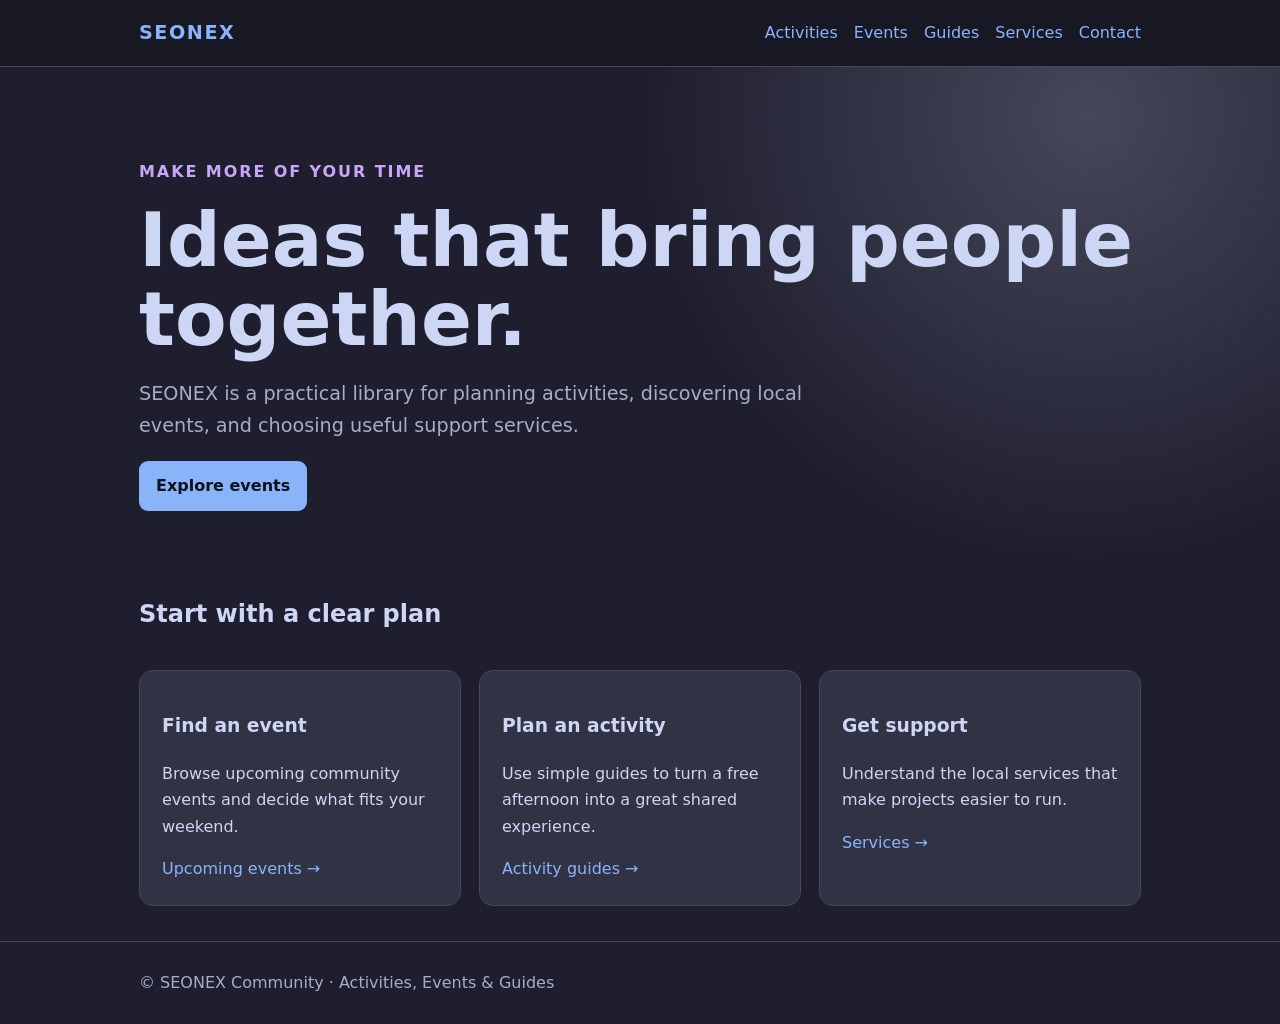
<file: website/index.html>
<!-- <!doctype html><html lang="en"><head><meta charset="utf-8"><meta name="viewport" content="width=device-width,initial-scale=1"><title>Brightside Activities & Events</title><meta name="description" content="Guides, events, and practical activities for curious local communities."><link rel="canonical" href="http://localhost:8000/"><link rel="stylesheet" href="assets/style.css"></head><body><header><div class="shell"><nav><a class="brand" href="index.html">BRIGHTSIDE</a><ul><li><a href="activities.html">Activities</a></li><li><a href="events.html">Events</a></li><li><a href="guides.html">Guides</a></li><li><a href="services.html">Services</a></li><li><a href="contact.html">Contact</a></li>
          <li><a href="ai-analyzer.html">AI SEO Analyzer</a></li></ul></nav></div></header><section class="hero"><div class="shell"><p class="eyebrow">Make more of your time</p><h1>Ideas that bring people together.</h1><p class="lead">Brightside is a practical library for planning activities, discovering local events, and choosing useful support services.</p><a class="button" href="events.html">Explore events</a></div></section><main class="shell"><h2>Start with a clear plan</h2><div class="grid"><article class="card"><h3>Find an event</h3><p>Browse upcoming community events and decide what fits your weekend.</p><a href="upcoming-events.html">Upcoming events →</a></article><article class="card"><h3>Plan an activity</h3><p>Use simple guides to turn a free afternoon into a great shared experience.</p><a href="activity-guides.html">Activity guides →</a></article><article class="card"><h3>Get support</h3><p>Understand the local services that make projects easier to run.</p><a href="services.html">Services →</a></article></div></main><footer><div class="shell">© Brightside Community · Original demonstration site for SEONEX</div></footer></body></html> -->

<!doctype html>
<html lang="en">
<head>
  <meta charset="utf-8">
  <meta name="viewport" content="width=device-width, initial-scale=1">

  <title>SEONEX Activities & Events</title>

  <meta
    name="description"
    content="Guides, events, and practical activities for curious local communities."
  >

  <link
    rel="canonical"
    href="https://seonex2026.github.io/seonex/"
  >

  <link rel="stylesheet" href="assets/style.css">
</head>

<body>

  <header>
    <div class="shell">
      <nav>
        <a class="brand" href="index.html">SEONEX</a>

        <ul>
          <li><a href="activities.html">Activities</a></li>
          <li><a href="events.html">Events</a></li>
          <li><a href="guides.html">Guides</a></li>
          <li><a href="services.html">Services</a></li>
          <li><a href="contact.html">Contact</a></li>
        </ul>
      </nav>
    </div>
  </header>

  <section class="hero">
    <div class="shell">
      <p class="eyebrow">Make more of your time</p>

      <h1>Ideas that bring people together.</h1>

      <p class="lead">
        SEONEX is a practical library for planning activities,
        discovering local events, and choosing useful support services.
      </p>

      <a class="button" href="events.html">
        Explore events
      </a>
    </div>
  </section>

  <main class="shell">
    <h2>Start with a clear plan</h2>

    <div class="grid">

      <article class="card">
        <h3>Find an event</h3>

        <p>
          Browse upcoming community events and decide
          what fits your weekend.
        </p>

        <a href="upcoming-events.html">
          Upcoming events →
        </a>
      </article>

      <article class="card">
        <h3>Plan an activity</h3>

        <p>
          Use simple guides to turn a free afternoon
          into a great shared experience.
        </p>

        <a href="activity-guides.html">
          Activity guides →
        </a>
      </article>

      <article class="card">
        <h3>Get support</h3>

        <p>
          Understand the local services that make
          projects easier to run.
        </p>

        <a href="services.html">
          Services →
        </a>
      </article>

    </div>
  </main>

  <footer>
    <div class="shell">
      © SEONEX Community · Activities, Events & Guides
    </div>
  </footer>

</body>
</html>
</file>
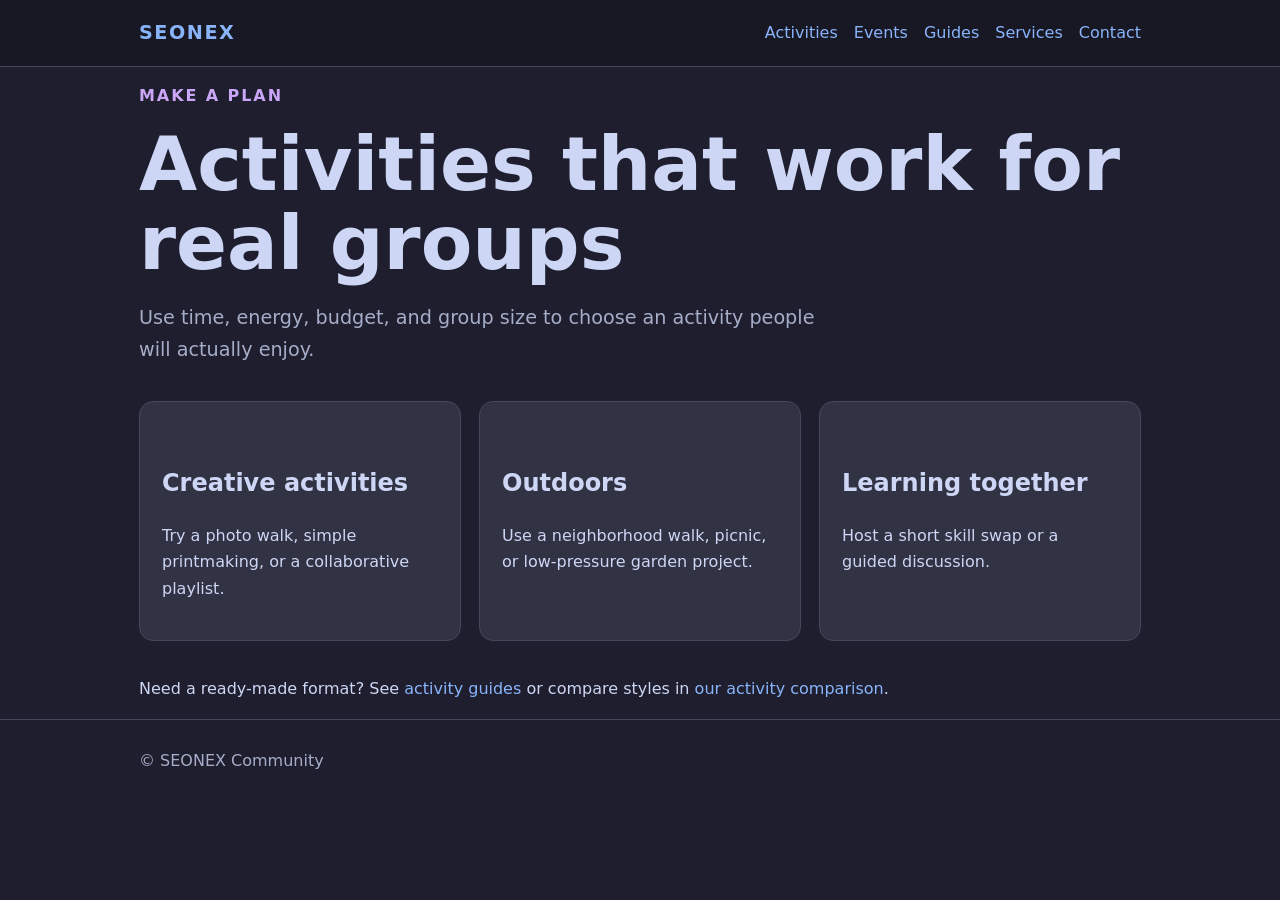
<file: website/activities.html>
<!-- <!doctype html><html lang="en"><head><meta charset="utf-8"><meta name="viewport" content="width=device-width,initial-scale=1"><title>Activities for Groups and Weekends | Brightside</title><meta name="description" content="Find approachable group activities for weekends, teams and local communities."><link rel="canonical" href="http://localhost:8000/activities.html"><link rel="stylesheet" href="assets/style.css"></head><body><header><div class="shell"><nav><a class="brand" href="index.html">BRIGHTSIDE</a><ul><li><a href="activities.html">Activities</a></li><li><a href="events.html">Events</a></li><li><a href="guides.html">Guides</a></li><li><a href="services.html">Services</a></li><li><a href="contact.html">Contact</a></li>
          <li><a href="ai-analyzer.html">AI SEO Analyzer</a></li></ul></nav></div></header><main class="shell"><p class="eyebrow">Make a plan</p><h1>Activities that work for real groups</h1><p class="lead">Use time, energy, budget, and group size to choose an activity people will actually enjoy.</p><div class="grid"><article class="card"><h2>Creative activities</h2><p>Try a photo walk, simple printmaking, or a collaborative playlist.</p></article><article class="card"><h2>Outdoors</h2><p>Use a neighborhood walk, picnic, or low-pressure garden project.</p></article><article class="card"><h2>Learning together</h2><p>Host a short skill swap or a guided discussion.</p></article></div><p>Need a ready-made format? See <a href="activity-guides.html">activity guides</a> or compare styles in <a href="activity-comparison.html">our activity comparison</a>.</p></main><footer><div class="shell">Brightside Community</div></footer></body></html> -->


<!doctype html>
<html lang="en">
<head>
  <meta charset="utf-8">
  <meta name="viewport" content="width=device-width, initial-scale=1">

  <title>Activities for Groups and Weekends | SEONEX</title>

  <meta
    name="description"
    content="Find approachable group activities for weekends, teams and local communities."
  >

  <link
    rel="canonical"
    href="https://seonex2026.github.io/seonex/activities.html"
  >

  <link rel="stylesheet" href="assets/style.css">
</head>

<body>

  <header>
    <div class="shell">
      <nav>
        <a class="brand" href="index.html">SEONEX</a>

        <ul>
          <li><a href="activities.html">Activities</a></li>
          <li><a href="events.html">Events</a></li>
          <li><a href="guides.html">Guides</a></li>
          <li><a href="services.html">Services</a></li>
          <li><a href="contact.html">Contact</a></li>
        </ul>
      </nav>
    </div>
  </header>

  <main class="shell">

    <p class="eyebrow">Make a plan</p>

    <h1>Activities that work for real groups</h1>

    <p class="lead">
      Use time, energy, budget, and group size to choose
      an activity people will actually enjoy.
    </p>

    <div class="grid">

      <article class="card">
        <h2>Creative activities</h2>
        <p>
          Try a photo walk, simple printmaking,
          or a collaborative playlist.
        </p>
      </article>

      <article class="card">
        <h2>Outdoors</h2>
        <p>
          Use a neighborhood walk, picnic,
          or low-pressure garden project.
        </p>
      </article>

      <article class="card">
        <h2>Learning together</h2>
        <p>
          Host a short skill swap
          or a guided discussion.
        </p>
      </article>

    </div>

    <p>
      Need a ready-made format?
      See <a href="activity-guides.html">activity guides</a>
      or compare styles in
      <a href="activity-comparison.html">our activity comparison</a>.
    </p>

  </main>

  <footer>
    <div class="shell">
      © SEONEX Community
    </div>
  </footer>

</body>
</html>
</file>
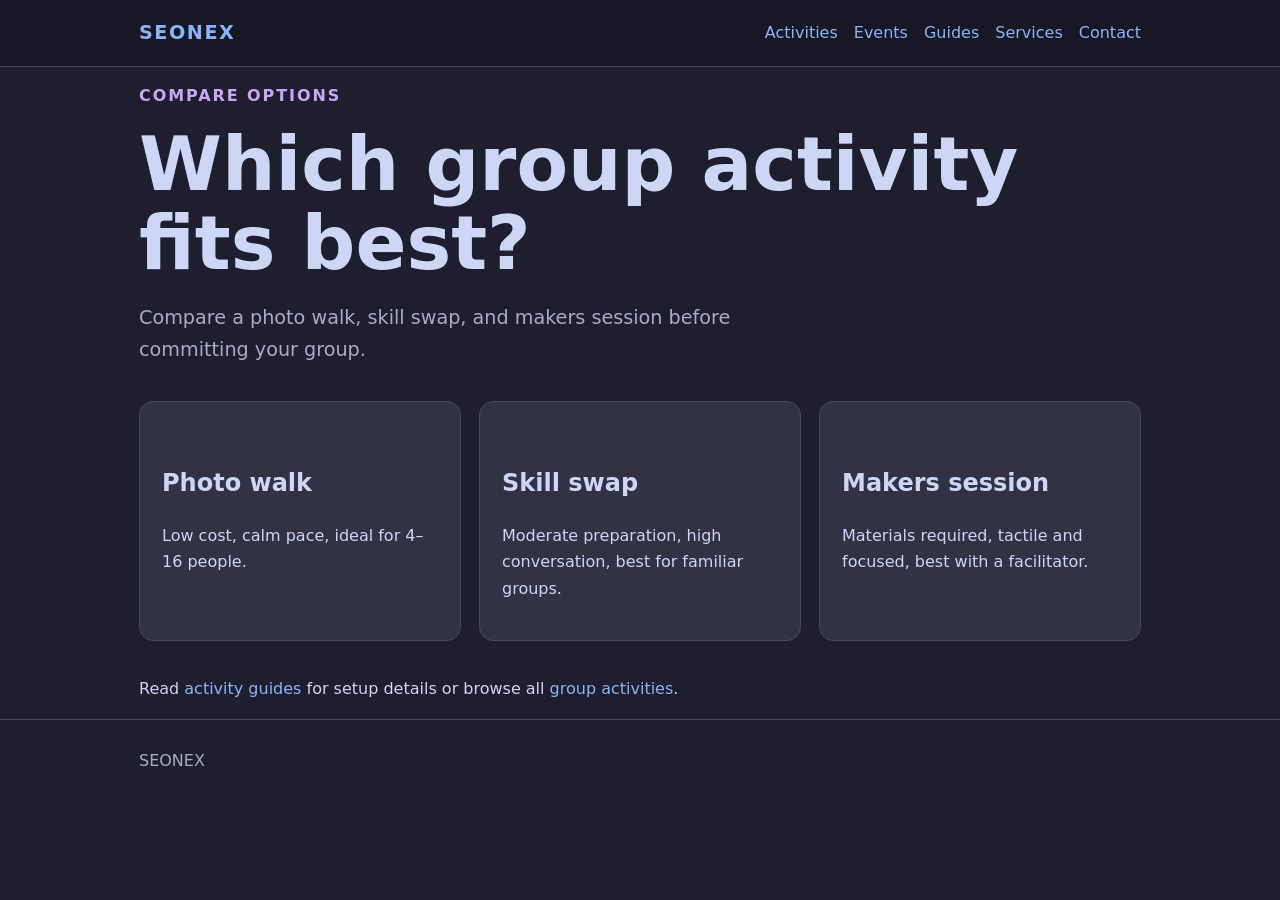
<file: website/activity-comparison.html>
<!-- <!doctype html><html lang="en"><head><meta charset="utf-8"><meta name="viewport" content="width=device-width,initial-scale=1"><title>Compare Group Activity Ideas | Brightside</title><meta name="description" content="Compare creative, outdoor and learning activities by budget, energy and group size."><link rel="canonical" href="http://localhost:8000/activity-comparison.html"><link rel="stylesheet" href="assets/style.css"></head><body><header><div class="shell"><nav><a class="brand" href="index.html">BRIGHTSIDE</a><ul><li><a href="activities.html">Activities</a></li><li><a href="events.html">Events</a></li><li><a href="guides.html">Guides</a></li><li><a href="services.html">Services</a></li><li><a href="contact.html">Contact</a></li>
          <li><a href="ai-analyzer.html">AI SEO Analyzer</a></li></ul></nav></div></header><main class="shell"><p class="eyebrow">Compare options</p><h1>Which group activity fits best?</h1><p class="lead">Compare a photo walk, skill swap, and makers session before committing your group.</p><div class="grid"><article class="card"><h2>Photo walk</h2><p>Low cost, calm pace, ideal for 4–16 people.</p></article><article class="card"><h2>Skill swap</h2><p>Moderate preparation, high conversation, best for familiar groups.</p></article><article class="card"><h2>Makers session</h2><p>Materials required, tactile and focused, best with a facilitator.</p></article></div><p>Read <a href="activity-guides.html">activity guides</a> for setup details or browse all <a href="activities.html">group activities</a>.</p></main><footer><div class="shell">Brightside Community</div></footer></body></html> -->

<!doctype html>
<html lang="en">
<head>
  <meta charset="utf-8">
  <meta name="viewport" content="width=device-width,initial-scale=1">
  <title>Compare Group Activity Ideas | SEONEX</title>
  <meta name="description" content="Compare creative, outdoor and learning activities by budget, energy and group size.">
  <link rel="canonical" href="https://seonex2026.github.io/seonex/activity-comparison.html">
  <link rel="stylesheet" href="assets/style.css">
</head>
<body>
  <header>
    <div class="shell">
      <nav>
        <a class="brand" href="index.html">SEONEX</a>
        <ul>
          <li><a href="activities.html">Activities</a></li>
          <li><a href="events.html">Events</a></li>
          <li><a href="guides.html">Guides</a></li>
          <li><a href="services.html">Services</a></li>
          <li><a href="contact.html">Contact</a></li>
        </ul>
      </nav>
    </div>
  </header>

  <main class="shell">
    <p class="eyebrow">Compare options</p>
    <h1>Which group activity fits best?</h1>
    <p class="lead">
      Compare a photo walk, skill swap, and makers session before
      committing your group.
    </p>

    <div class="grid">
      <article class="card">
        <h2>Photo walk</h2>
        <p>Low cost, calm pace, ideal for 4–16 people.</p>
      </article>

      <article class="card">
        <h2>Skill swap</h2>
        <p>Moderate preparation, high conversation, best for familiar groups.</p>
      </article>

      <article class="card">
        <h2>Makers session</h2>
        <p>Materials required, tactile and focused, best with a facilitator.</p>
      </article>
    </div>

    <p>
      Read <a href="activity-guides.html">activity guides</a> for setup
      details or browse all
      <a href="activities.html">group activities</a>.
    </p>
  </main>

  <footer>
    <div class="shell">SEONEX</div>
  </footer>
</body>
</html>
</file>
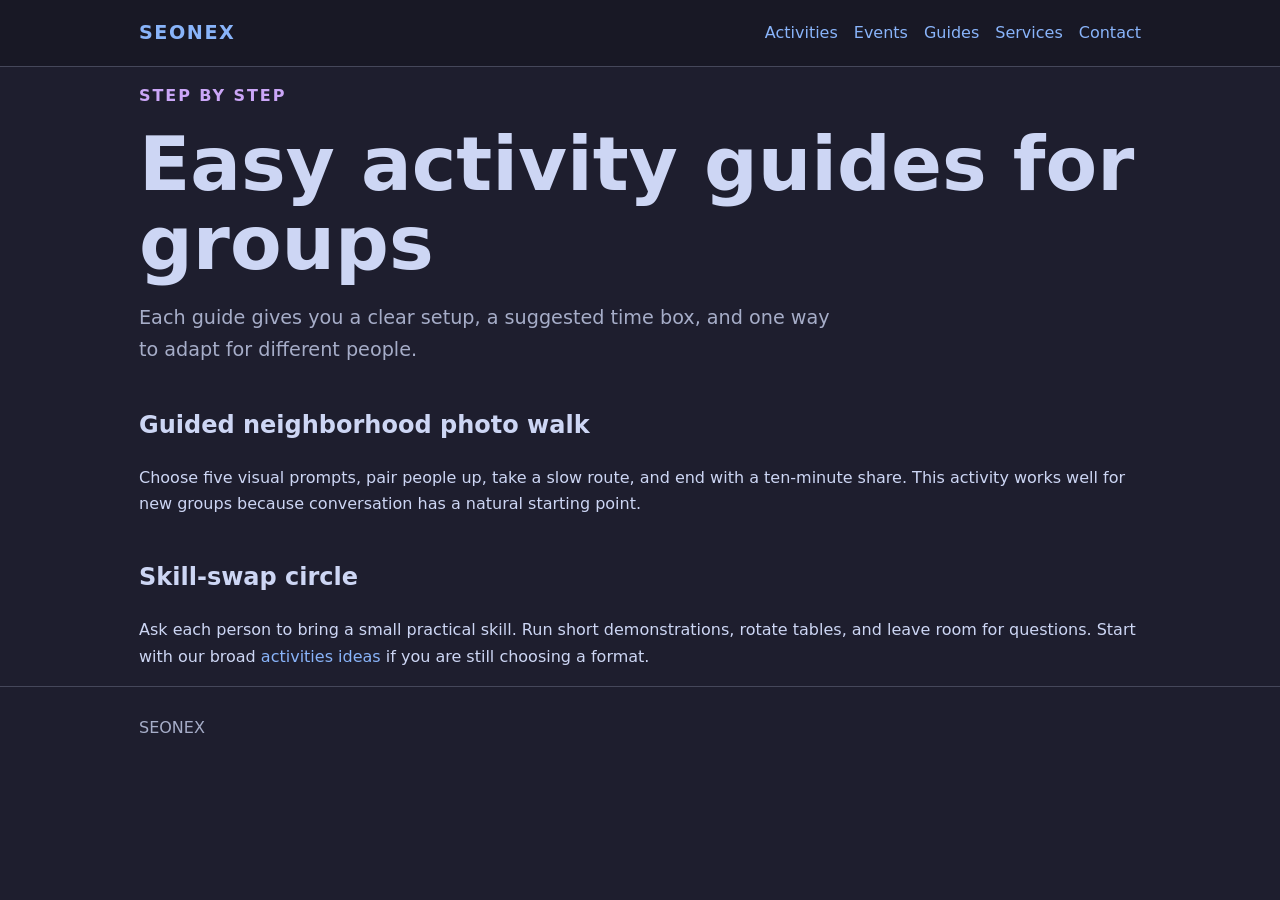
<file: website/activity-guides.html>
<!-- <!doctype html><html lang="en"><head><meta charset="utf-8"><meta name="viewport" content="width=device-width,initial-scale=1"><title>Easy Activity Guides for Groups | Brightside</title><meta name="description" content="Practical activity guides with timing, materials and facilitation tips for groups."><link rel="canonical" href="http://localhost:8000/activity-guides.html"><link rel="stylesheet" href="assets/style.css"></head><body><header><div class="shell"><nav><a class="brand" href="index.html">BRIGHTSIDE</a><ul><li><a href="activities.html">Activities</a></li><li><a href="events.html">Events</a></li><li><a href="guides.html">Guides</a></li><li><a href="services.html">Services</a></li><li><a href="contact.html">Contact</a></li>
          <li><a href="ai-analyzer.html">AI SEO Analyzer</a></li></ul></nav></div></header><main class="shell"><p class="eyebrow">Step by step</p><h1>Easy activity guides for groups</h1><p class="lead">Each guide gives you a clear setup, a suggested time box, and one way to adapt for different people.</p><h2>Guided neighborhood photo walk</h2><p>Choose five visual prompts, pair people up, take a slow route, and end with a ten-minute share. This activity works well for new groups because conversation has a natural starting point.</p><h2>Skill-swap circle</h2><p>Ask each person to bring a small practical skill. Run short demonstrations, rotate tables, and leave room for questions. Start with our broad <a href="activities.html">activities ideas</a> if you are still choosing a format.</p></main><footer><div class="shell">Brightside Community</div></footer></body></html> -->

<!doctype html>
<html lang="en">
<head>
  <meta charset="utf-8">
  <meta name="viewport" content="width=device-width,initial-scale=1">
  <title>Easy Activity Guides for Groups | SEONEX</title>
  <meta name="description" content="Practical activity guides with timing, materials and facilitation tips for groups.">
  <link rel="canonical" href="https://seonex2026.github.io/seonex/activity-guides.html">
  <link rel="stylesheet" href="assets/style.css">
</head>
<body>
  <header>
    <div class="shell">
      <nav>
        <a class="brand" href="index.html">SEONEX</a>
        <ul>
          <li><a href="activities.html">Activities</a></li>
          <li><a href="events.html">Events</a></li>
          <li><a href="guides.html">Guides</a></li>
          <li><a href="services.html">Services</a></li>
          <li><a href="contact.html">Contact</a></li>
        </ul>
      </nav>
    </div>
  </header>

  <main class="shell">
    <p class="eyebrow">Step by step</p>
    <h1>Easy activity guides for groups</h1>
    <p class="lead">
      Each guide gives you a clear setup, a suggested time box, and one
      way to adapt for different people.
    </p>

    <h2>Guided neighborhood photo walk</h2>
    <p>
      Choose five visual prompts, pair people up, take a slow route,
      and end with a ten-minute share. This activity works well for new
      groups because conversation has a natural starting point.
    </p>

    <h2>Skill-swap circle</h2>
    <p>
      Ask each person to bring a small practical skill. Run short
      demonstrations, rotate tables, and leave room for questions.
      Start with our broad
      <a href="activities.html">activities ideas</a>
      if you are still choosing a format.
    </p>
  </main>

  <footer>
    <div class="shell">SEONEX</div>
  </footer>
</body>
</html>
</file>
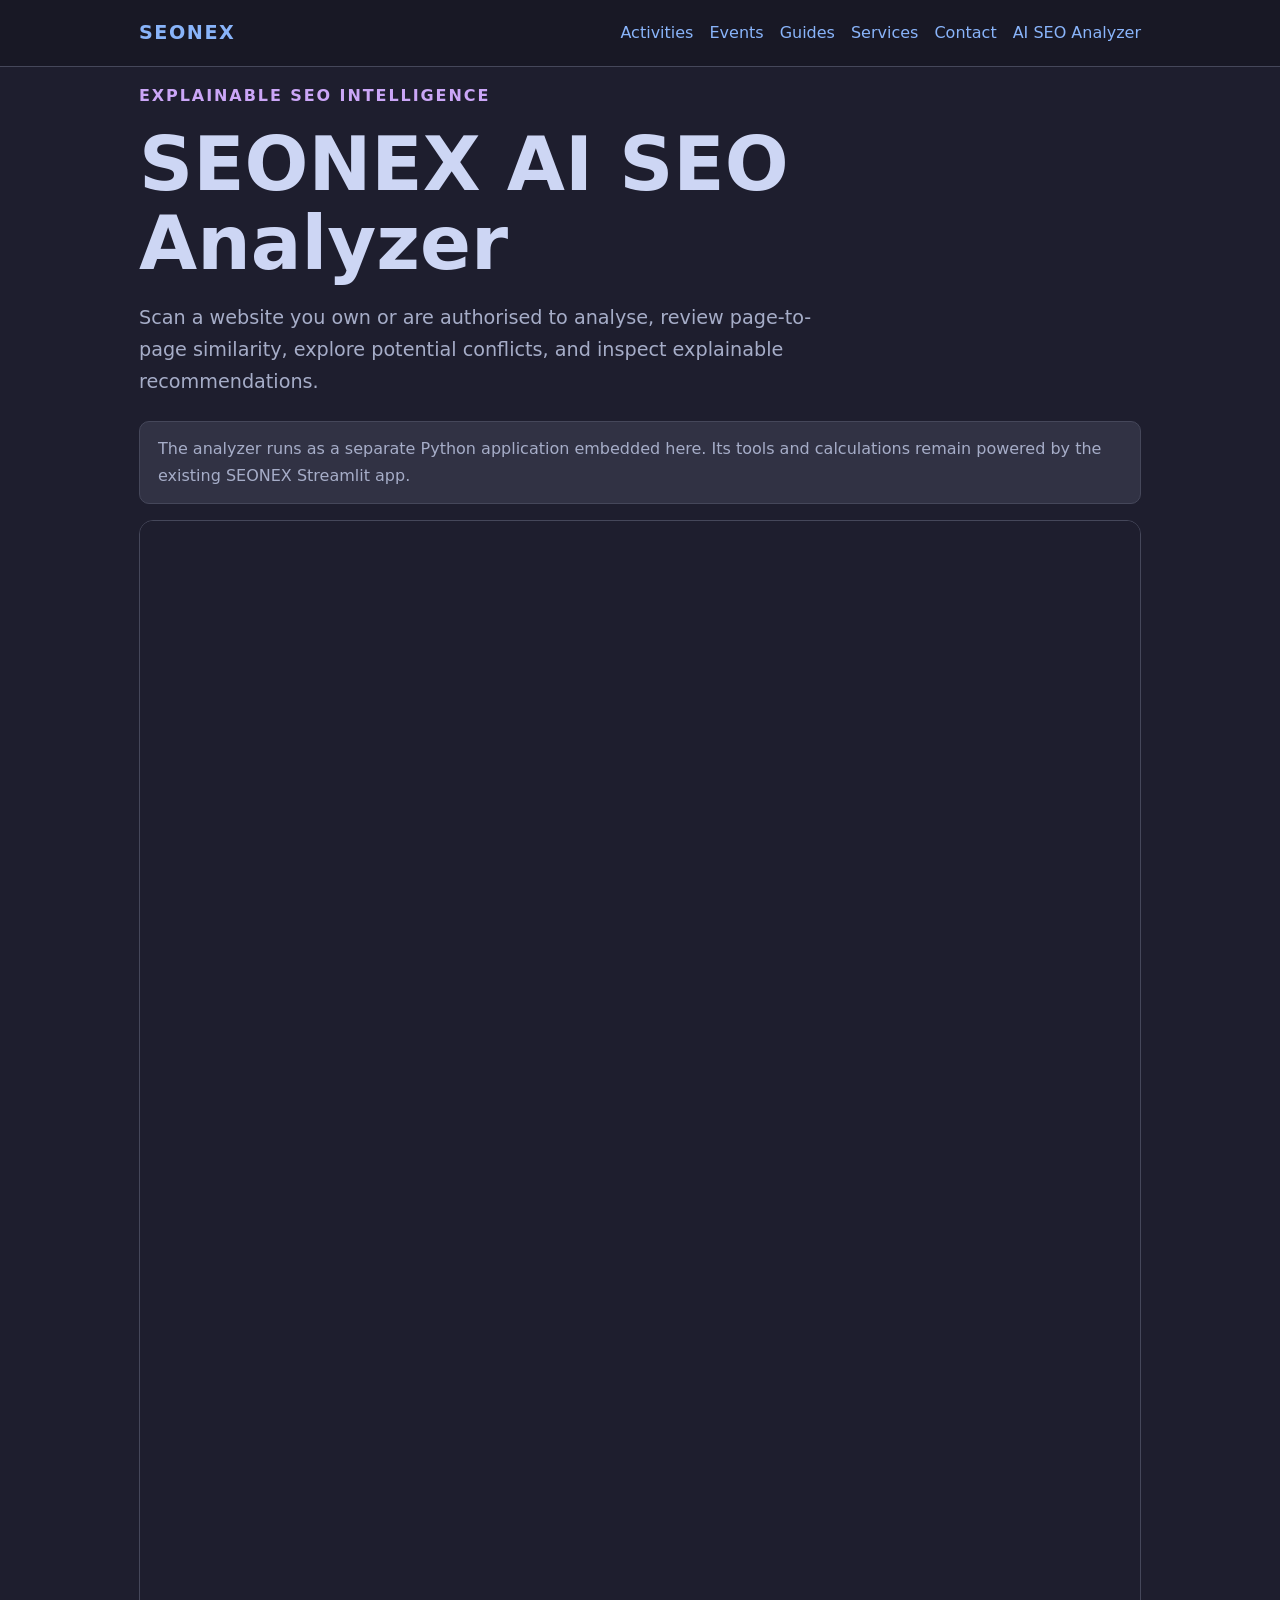
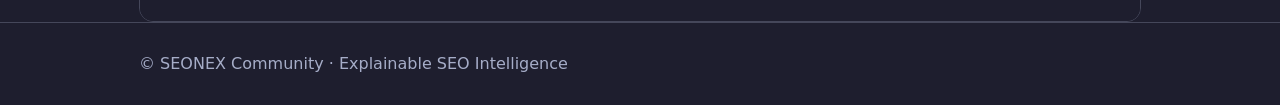
<file: website/ai-analyzer.html>
<!doctype html>
<html lang="en">
<head>
  <meta charset="utf-8">
  <meta name="viewport" content="width=device-width, initial-scale=1">
  <title>AI SEO Analyzer | SEONEX</title>
  <meta name="description" content="Use the SEONEX explainable SEO dashboard to scan an authorised website and review page similarity.">
  <link rel="canonical" href="https://seonex2026.github.io/seonex/ai-analyzer.html">
  <link rel="stylesheet" href="assets/style.css">
</head>
<body>
  <header>
    <div class="shell">
      <nav>
        <a class="brand" href="index.html">SEONEX</a>
        <ul>
          <li><a href="activities.html">Activities</a></li>
          <li><a href="events.html">Events</a></li>
          <li><a href="guides.html">Guides</a></li>
          <li><a href="services.html">Services</a></li>
          <li><a href="contact.html">Contact</a></li>
          <li><a href="ai-analyzer.html" aria-current="page">AI SEO Analyzer</a></li>
        </ul>
      </nav>
    </div>
  </header>

  <main class="shell ai-page">
    <p class="eyebrow">Explainable SEO Intelligence</p>
    <h1>SEONEX AI SEO Analyzer</h1>
    <p class="lead">
      Scan a website you own or are authorised to analyse, review page-to-page
      similarity, explore potential conflicts, and inspect explainable recommendations.
    </p>
    <p class="ai-note">
      The analyzer runs as a separate Python application embedded here. Its tools and
      calculations remain powered by the existing SEONEX Streamlit app.
    </p>

    <div class="ai-frame-wrap">
      <iframe
        class="ai-dashboard"
        src="https://seonex-sv2ueg8sysx6s48mx55we5.streamlit.app/?embed=true"
        title="SEONEX AI SEO Analyzer dashboard"
        loading="lazy"
        allow="clipboard-read; clipboard-write"
        referrerpolicy="strict-origin-when-cross-origin">
      </iframe>
    </div>
  </main>

  <footer>
    <div class="shell">© SEONEX Community · Explainable SEO Intelligence</div>
  </footer>
</body>
</html>
</file>
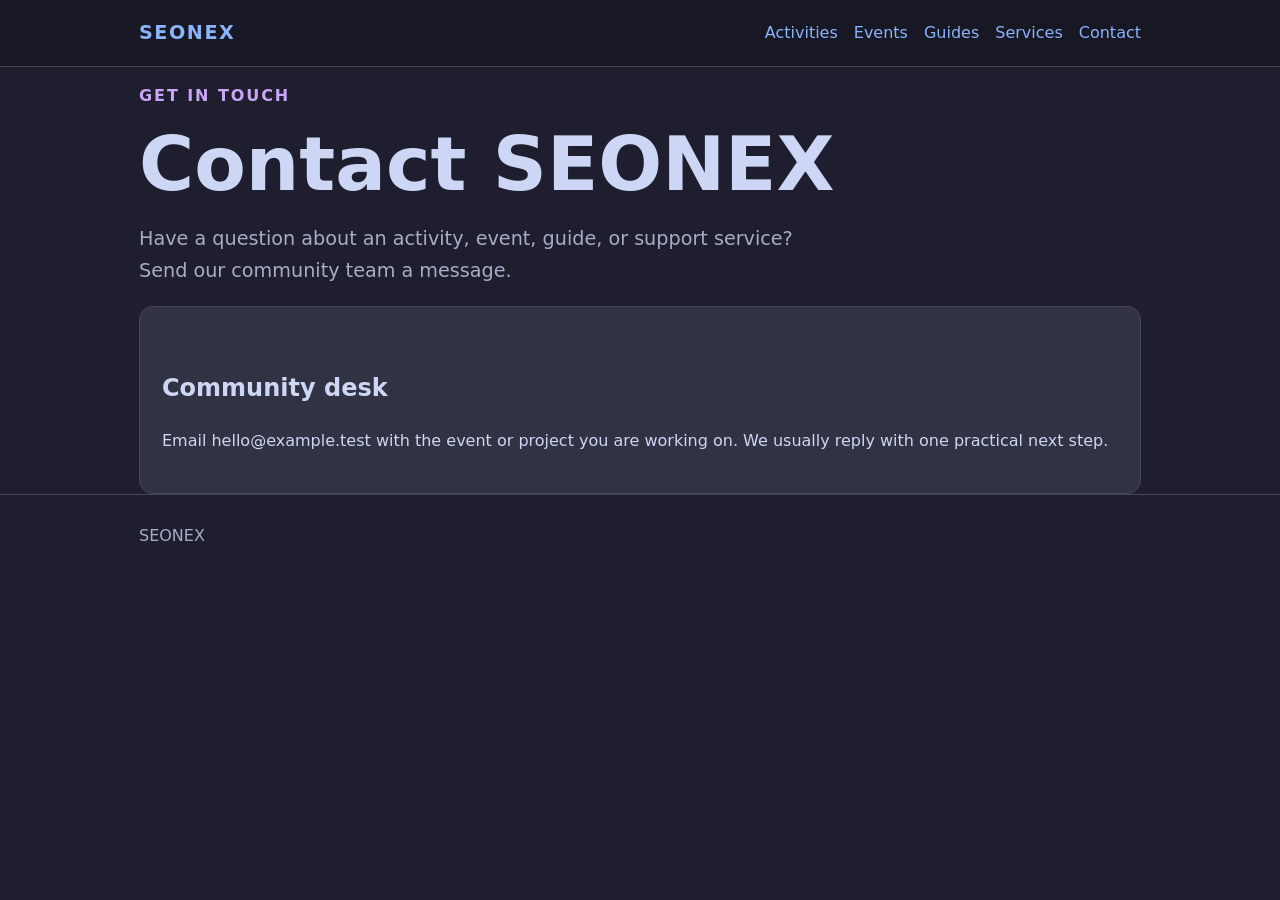
<file: website/contact.html>
<!-- <!doctype html><html lang="en"><head><meta charset="utf-8"><meta name="viewport" content="width=device-width,initial-scale=1"><title>Contact Brightside</title><meta name="description" content="Contact Brightside for a question about community activities, events or services."><link rel="canonical" href="http://localhost:8000/contact.html"><link rel="stylesheet" href="assets/style.css"></head><body><header><div class="shell"><nav><a class="brand" href="index.html">BRIGHTSIDE</a><ul><li><a href="activities.html">Activities</a></li><li><a href="events.html">Events</a></li><li><a href="guides.html">Guides</a></li><li><a href="services.html">Services</a></li><li><a href="contact.html">Contact</a></li>
          <li><a href="ai-analyzer.html">AI SEO Analyzer</a></li></ul></nav></div></header><main class="shell"><p class="eyebrow">Get in touch</p><h1>Contact Brightside</h1><p class="lead">Have a question about an activity, event, guide, or support service? Send our community team a message.</p><div class="card"><h2>Community desk</h2><p>Email hello@example.test with the event or project you are working on. We usually reply with one practical next step.</p></div></main><footer><div class="shell">Brightside Community</div></footer></body></html> -->

<!doctype html>
<html lang="en">
<head>
  <meta charset="utf-8">
  <meta name="viewport" content="width=device-width,initial-scale=1">
  <title>Contact SEONEX</title>
  <meta name="description" content="Contact SEONEX for a question about community activities, events or services.">
  <link rel="canonical" href="https://seonex2026.github.io/seonex/contact.html">
  <link rel="stylesheet" href="assets/style.css">
</head>
<body>
  <header>
    <div class="shell">
      <nav>
        <a class="brand" href="index.html">SEONEX</a>
        <ul>
          <li><a href="activities.html">Activities</a></li>
          <li><a href="events.html">Events</a></li>
          <li><a href="guides.html">Guides</a></li>
          <li><a href="services.html">Services</a></li>
          <li><a href="contact.html">Contact</a></li>
        </ul>
      </nav>
    </div>
  </header>

  <main class="shell">
    <p class="eyebrow">Get in touch</p>
    <h1>Contact SEONEX</h1>
    <p class="lead">
      Have a question about an activity, event, guide, or support service?
      Send our community team a message.
    </p>

    <div class="card">
      <h2>Community desk</h2>
      <p>
        Email hello@example.test with the event or project you are working
        on. We usually reply with one practical next step.
      </p>
    </div>
  </main>

  <footer>
    <div class="shell">SEONEX</div>
  </footer>
</body>
</html>
</file>
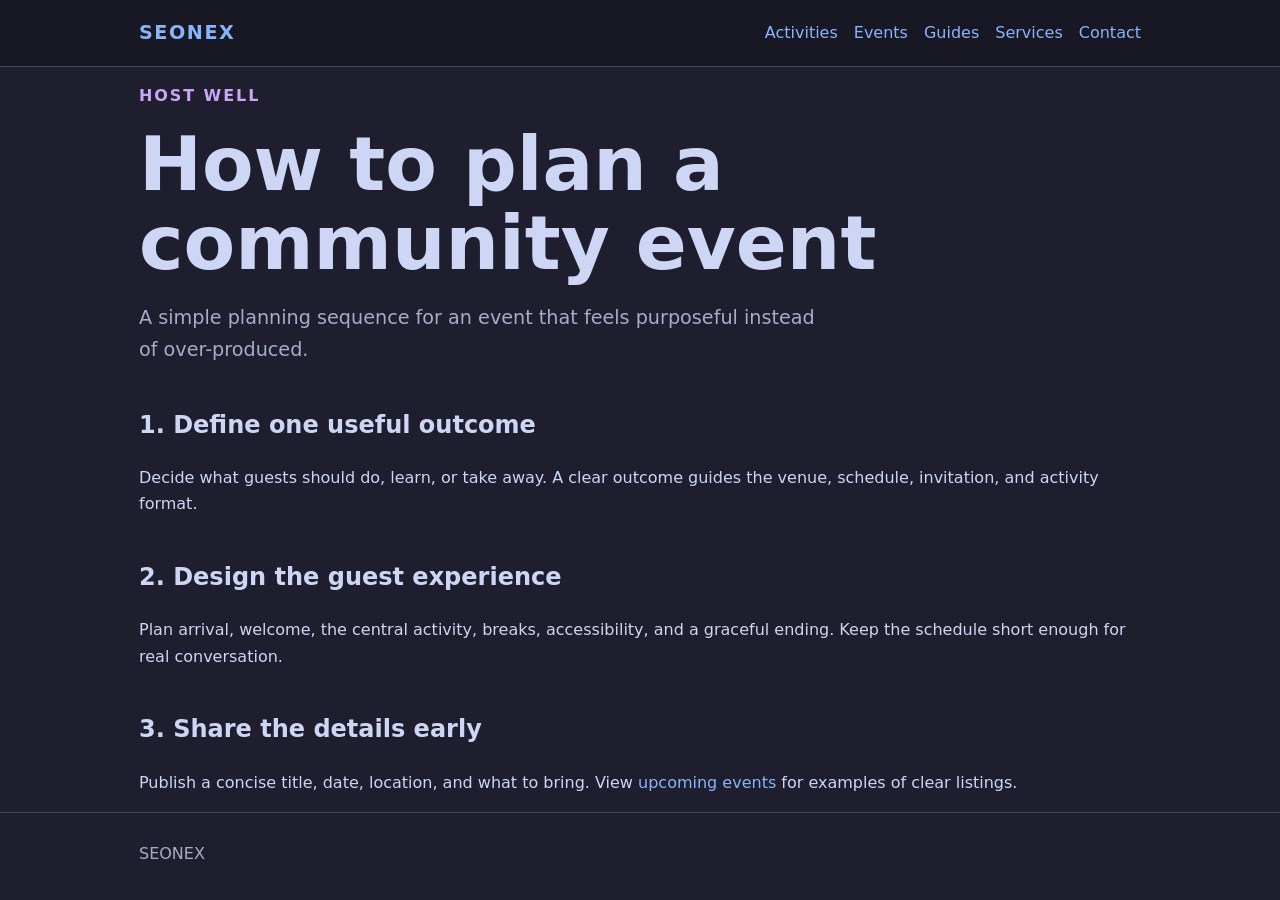
<file: website/event-planning.html>
<!-- <!doctype html><html lang="en"><head><meta charset="utf-8"><meta name="viewport" content="width=device-width,initial-scale=1"><title>How to Plan a Community Event | Brightside</title><meta name="description" content="A step-by-step event planning guide for welcoming, practical community gatherings."><link rel="canonical" href="http://localhost:8000/event-planning.html"><link rel="stylesheet" href="assets/style.css"></head><body><header><div class="shell"><nav><a class="brand" href="index.html">BRIGHTSIDE</a><ul><li><a href="activities.html">Activities</a></li><li><a href="events.html">Events</a></li><li><a href="guides.html">Guides</a></li><li><a href="services.html">Services</a></li><li><a href="contact.html">Contact</a></li>
          <li><a href="ai-analyzer.html">AI SEO Analyzer</a></li></ul></nav></div></header><main class="shell"><p class="eyebrow">Host well</p><h1>How to plan a community event</h1><p class="lead">A simple planning sequence for an event that feels purposeful instead of over-produced.</p><h2>1. Define one useful outcome</h2><p>Decide what guests should do, learn, or take away. A clear outcome guides the venue, schedule, invitation, and activity format.</p><h2>2. Design the guest experience</h2><p>Plan arrival, welcome, the central activity, breaks, accessibility, and a graceful ending. Keep the schedule short enough for real conversation.</p><h2>3. Share the details early</h2><p>Publish a concise title, date, location, and what to bring. View <a href="upcoming-events.html">upcoming events</a> for examples of clear listings.</p></main><footer><div class="shell">Brightside Community</div></footer></body></html> -->

<!doctype html>
<html lang="en">
<head>
  <meta charset="utf-8">
  <meta name="viewport" content="width=device-width,initial-scale=1">
  <title>How to Plan a Community Event | SEONEX</title>
  <meta name="description" content="A step-by-step event planning guide for welcoming, practical community gatherings.">
  <link rel="canonical" href="https://seonex2026.github.io/seonex/event-planning.html">
  <link rel="stylesheet" href="assets/style.css">
</head>
<body>
  <header>
    <div class="shell">
      <nav>
        <a class="brand" href="index.html">SEONEX</a>
        <ul>
          <li><a href="activities.html">Activities</a></li>
          <li><a href="events.html">Events</a></li>
          <li><a href="guides.html">Guides</a></li>
          <li><a href="services.html">Services</a></li>
          <li><a href="contact.html">Contact</a></li>
        </ul>
      </nav>
    </div>
  </header>

  <main class="shell">
    <p class="eyebrow">Host well</p>
    <h1>How to plan a community event</h1>
    <p class="lead">
      A simple planning sequence for an event that feels purposeful
      instead of over-produced.
    </p>

    <h2>1. Define one useful outcome</h2>
    <p>
      Decide what guests should do, learn, or take away. A clear outcome
      guides the venue, schedule, invitation, and activity format.
    </p>

    <h2>2. Design the guest experience</h2>
    <p>
      Plan arrival, welcome, the central activity, breaks, accessibility,
      and a graceful ending. Keep the schedule short enough for real
      conversation.
    </p>

    <h2>3. Share the details early</h2>
    <p>
      Publish a concise title, date, location, and what to bring.
      View <a href="upcoming-events.html">upcoming events</a> for examples
      of clear listings.
    </p>
  </main>

  <footer>
    <div class="shell">SEONEX</div>
  </footer>
</body>
</html>
</file>
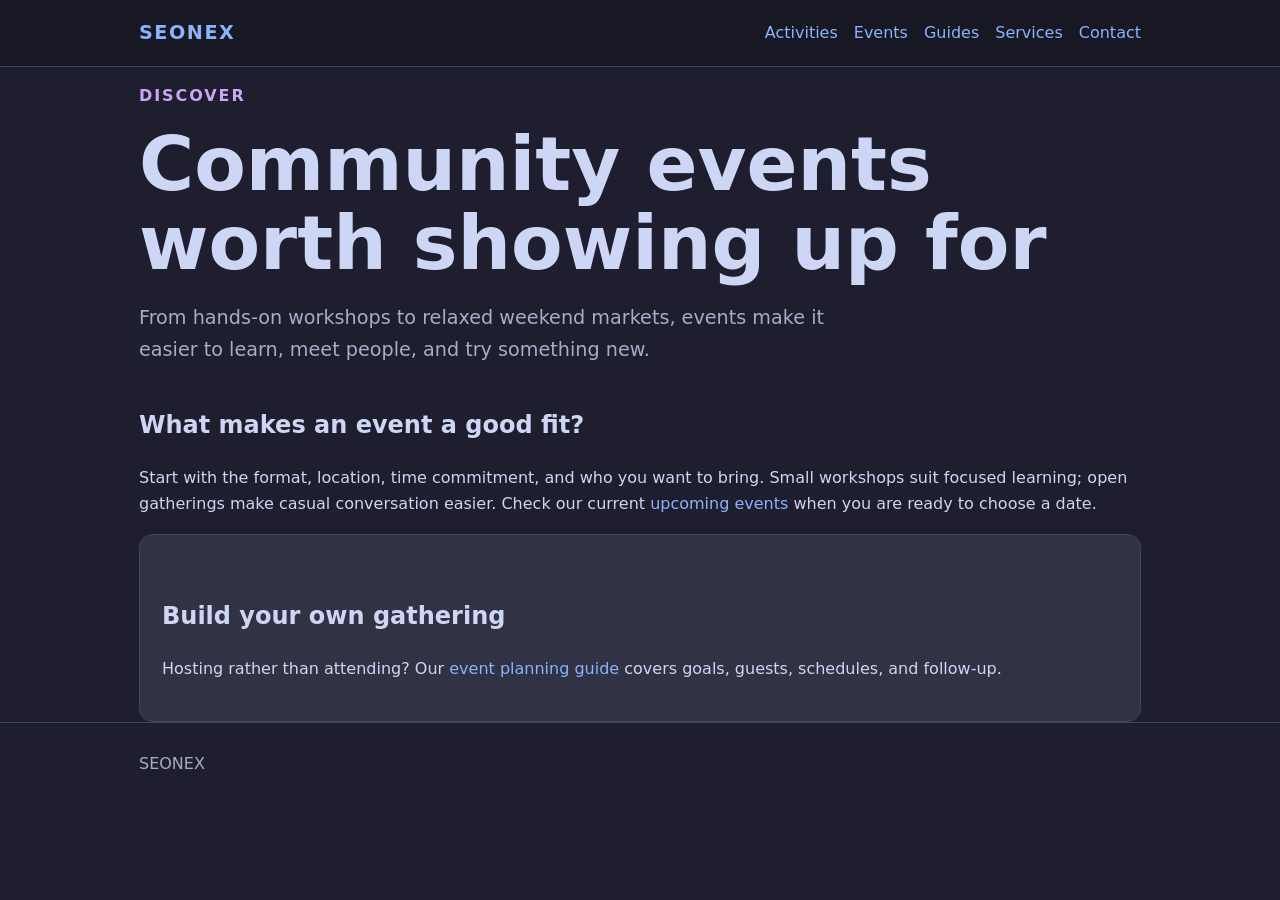
<file: website/events.html>
<!-- <!doctype html><html lang="en"><head><meta charset="utf-8"><meta name="viewport" content="width=device-width,initial-scale=1"><title>Community Events and Things To Do | Brightside</title><meta name="description" content="Discover community events, workshops, markets and gatherings worth attending."><link rel="canonical" href="http://localhost:8000/events.html"><link rel="stylesheet" href="assets/style.css"></head><body><header><div class="shell"><nav><a class="brand" href="index.html">BRIGHTSIDE</a><ul><li><a href="activities.html">Activities</a></li><li><a href="events.html">Events</a></li><li><a href="guides.html">Guides</a></li><li><a href="services.html">Services</a></li><li><a href="contact.html">Contact</a></li>
          <li><a href="ai-analyzer.html">AI SEO Analyzer</a></li></ul></nav></div></header><main class="shell"><p class="eyebrow">Discover</p><h1>Community events worth showing up for</h1><p class="lead">From hands-on workshops to relaxed weekend markets, events make it easier to learn, meet people, and try something new.</p><h2>What makes an event a good fit?</h2><p>Start with the format, location, time commitment, and who you want to bring. Small workshops suit focused learning; open gatherings make casual conversation easier. Check our current <a href="upcoming-events.html">upcoming events</a> when you are ready to choose a date.</p><div class="card"><h2>Build your own gathering</h2><p>Hosting rather than attending? Our <a href="event-planning.html">event planning guide</a> covers goals, guests, schedules, and follow-up.</p></div></main><footer><div class="shell">Brightside Community</div></footer></body></html> -->

<!doctype html>
<html lang="en">
<head>
  <meta charset="utf-8">
  <meta name="viewport" content="width=device-width,initial-scale=1">
  <title>Community Events and Things To Do | SEONEX</title>
  <meta name="description" content="Discover community events, workshops, markets and gatherings worth attending.">
  <link rel="canonical" href="https://seonex2026.github.io/seonex/events.html">
  <link rel="stylesheet" href="assets/style.css">
</head>
<body>
  <header>
    <div class="shell">
      <nav>
        <a class="brand" href="index.html">SEONEX</a>
        <ul>
          <li><a href="activities.html">Activities</a></li>
          <li><a href="events.html">Events</a></li>
          <li><a href="guides.html">Guides</a></li>
          <li><a href="services.html">Services</a></li>
          <li><a href="contact.html">Contact</a></li>
        </ul>
      </nav>
    </div>
  </header>

  <main class="shell">
    <p class="eyebrow">Discover</p>
    <h1>Community events worth showing up for</h1>
    <p class="lead">
      From hands-on workshops to relaxed weekend markets, events make it
      easier to learn, meet people, and try something new.
    </p>

    <h2>What makes an event a good fit?</h2>
    <p>
      Start with the format, location, time commitment, and who you want
      to bring. Small workshops suit focused learning; open gatherings
      make casual conversation easier. Check our current
      <a href="upcoming-events.html">upcoming events</a>
      when you are ready to choose a date.
    </p>

    <div class="card">
      <h2>Build your own gathering</h2>
      <p>
        Hosting rather than attending? Our
        <a href="event-planning.html">event planning guide</a>
        covers goals, guests, schedules, and follow-up.
      </p>
    </div>
  </main>

  <footer>
    <div class="shell">SEONEX</div>
  </footer>
</body>
</html>
</file>
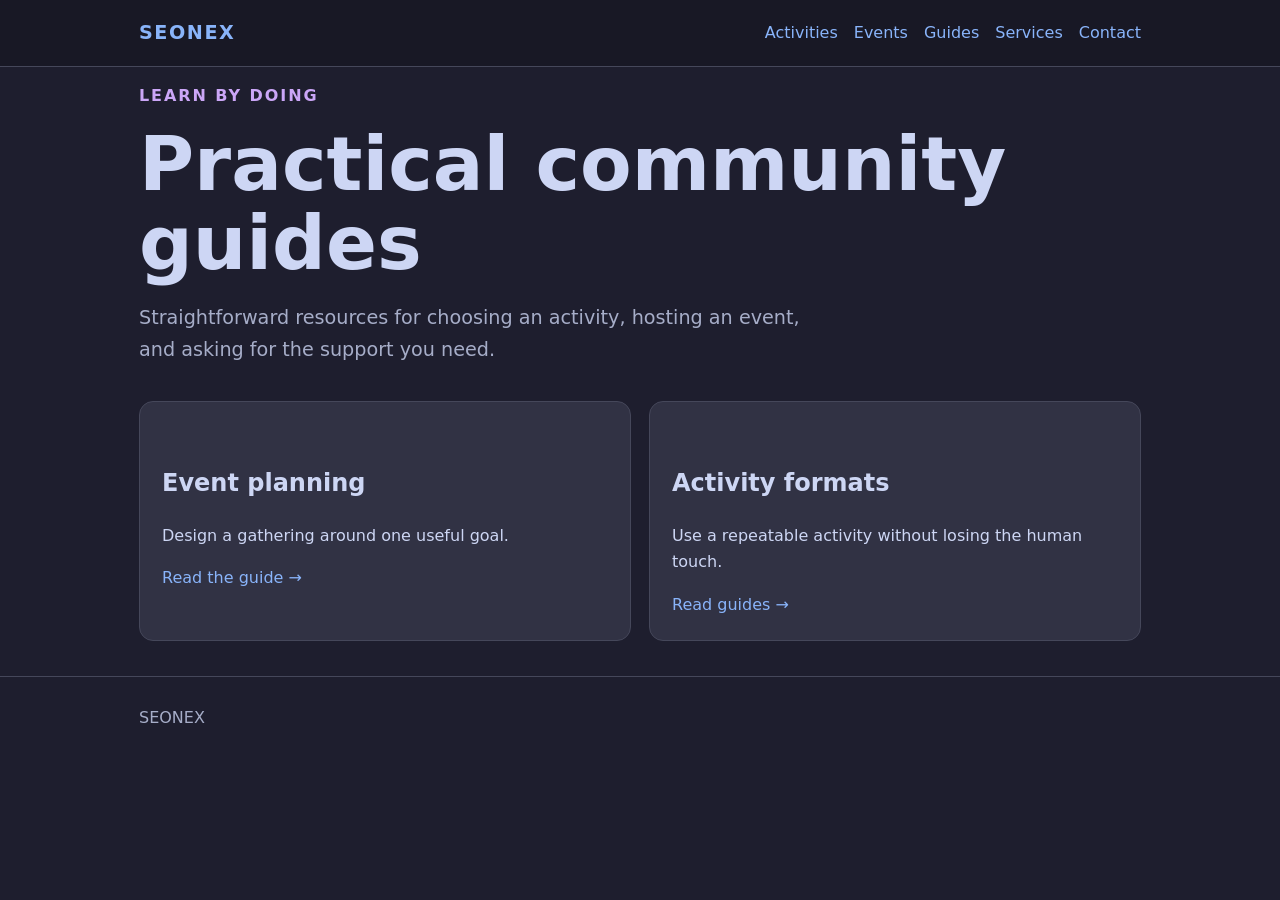
<file: website/guides.html>
<!-- <!doctype html><html lang="en"><head><meta charset="utf-8"><meta name="viewport" content="width=device-width,initial-scale=1"><title>Practical Community Guides | Brightside</title><meta name="description" content="Practical guides for planning activities, events and small community projects."><link rel="canonical" href="http://localhost:8000/guides.html"><link rel="stylesheet" href="assets/style.css"></head><body><header><div class="shell"><nav><a class="brand" href="index.html">BRIGHTSIDE</a><ul><li><a href="activities.html">Activities</a></li><li><a href="events.html">Events</a></li><li><a href="guides.html">Guides</a></li><li><a href="services.html">Services</a></li><li><a href="contact.html">Contact</a></li>
          <li><a href="ai-analyzer.html">AI SEO Analyzer</a></li></ul></nav></div></header><main class="shell"><p class="eyebrow">Learn by doing</p><h1>Practical community guides</h1><p class="lead">Straightforward resources for choosing an activity, hosting an event, and asking for the support you need.</p><div class="grid"><article class="card"><h2>Event planning</h2><p>Design a gathering around one useful goal.</p><a href="event-planning.html">Read the guide →</a></article><article class="card"><h2>Activity formats</h2><p>Use a repeatable activity without losing the human touch.</p><a href="activity-guides.html">Read guides →</a></article></div></main><footer><div class="shell">Brightside Community</div></footer></body></html> -->

<!doctype html>
<html lang="en">
<head>
  <meta charset="utf-8">
  <meta name="viewport" content="width=device-width,initial-scale=1">
  <title>Practical Community Guides | SEONEX</title>
  <meta name="description" content="Practical guides for planning activities, events and small community projects.">
  <link rel="canonical" href="https://seonex2026.github.io/seonex/guides.html">
  <link rel="stylesheet" href="assets/style.css">
</head>
<body>
  <header>
    <div class="shell">
      <nav>
        <a class="brand" href="index.html">SEONEX</a>
        <ul>
          <li><a href="activities.html">Activities</a></li>
          <li><a href="events.html">Events</a></li>
          <li><a href="guides.html">Guides</a></li>
          <li><a href="services.html">Services</a></li>
          <li><a href="contact.html">Contact</a></li>
        </ul>
      </nav>
    </div>
  </header>

  <main class="shell">
    <p class="eyebrow">Learn by doing</p>
    <h1>Practical community guides</h1>
    <p class="lead">
      Straightforward resources for choosing an activity, hosting an event,
      and asking for the support you need.
    </p>

    <div class="grid">
      <article class="card">
        <h2>Event planning</h2>
        <p>Design a gathering around one useful goal.</p>
        <a href="event-planning.html">Read the guide →</a>
      </article>

      <article class="card">
        <h2>Activity formats</h2>
        <p>Use a repeatable activity without losing the human touch.</p>
        <a href="activity-guides.html">Read guides →</a>
      </article>
    </div>
  </main>

  <footer>
    <div class="shell">SEONEX</div>
  </footer>
</body>
</html>
</file>
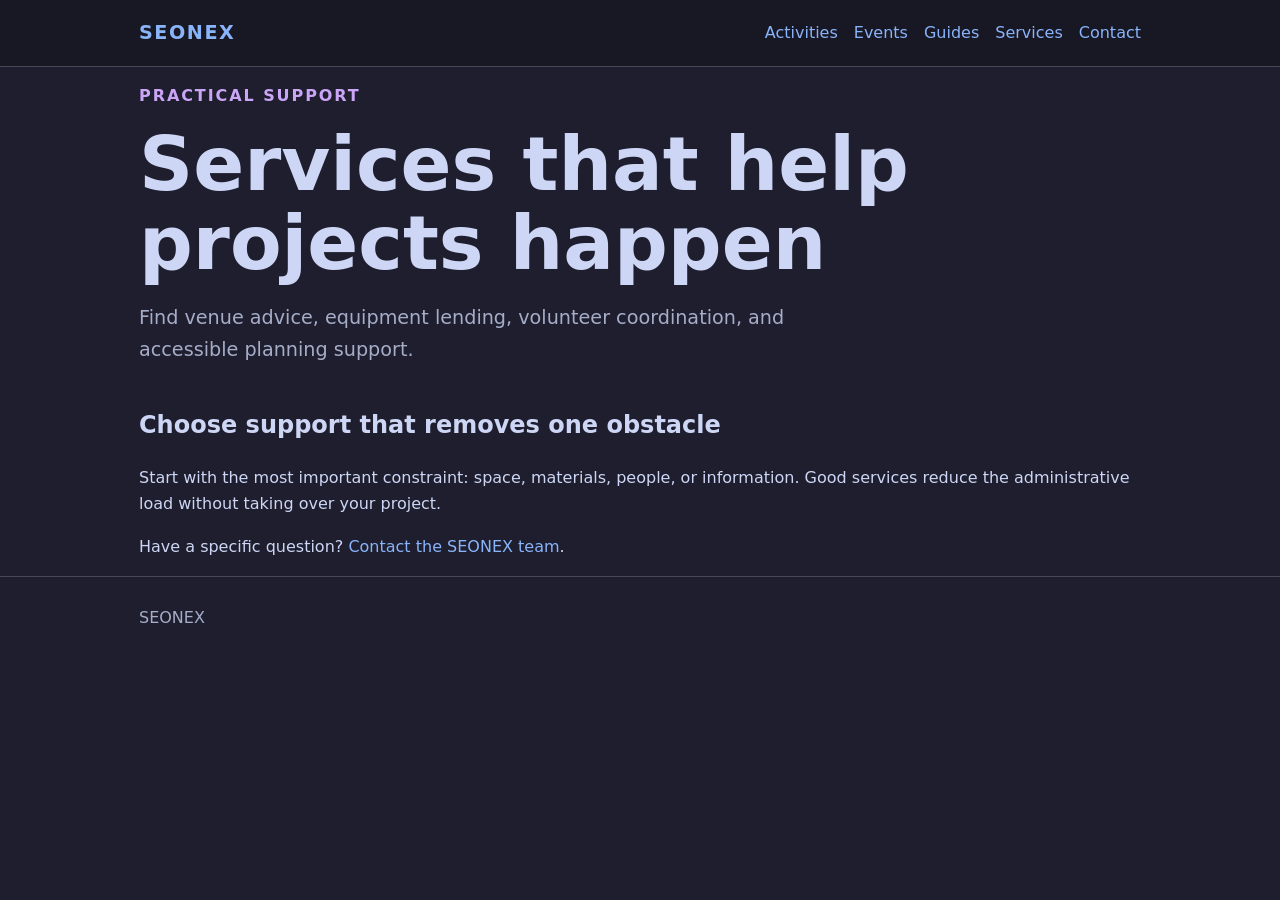
<file: website/services.html>
<!-- <!doctype html><html lang="en"><head><meta charset="utf-8"><meta name="viewport" content="width=device-width,initial-scale=1"><title>Community Support Services | Brightside</title><meta name="description" content="Discover practical services for venues, equipment, volunteers and local projects."><link rel="canonical" href="http://localhost:8000/services.html"><link rel="stylesheet" href="assets/style.css"></head><body><header><div class="shell"><nav><a class="brand" href="index.html">BRIGHTSIDE</a><ul><li><a href="activities.html">Activities</a></li><li><a href="events.html">Events</a></li><li><a href="guides.html">Guides</a></li><li><a href="services.html">Services</a></li><li><a href="contact.html">Contact</a></li>
          <li><a href="ai-analyzer.html">AI SEO Analyzer</a></li></ul></nav></div></header><main class="shell"><p class="eyebrow">Practical support</p><h1>Services that help projects happen</h1><p class="lead">Find venue advice, equipment lending, volunteer coordination, and accessible planning support.</p><h2>Choose support that removes one obstacle</h2><p>Start with the most important constraint: space, materials, people, or information. Good services reduce the administrative load without taking over your project.</p><p>Have a specific question? <a href="contact.html">Contact the Brightside team</a>.</p></main><footer><div class="shell">Brightside Community</div></footer></body></html> -->

<!doctype html>
<html lang="en">
<head>
  <meta charset="utf-8">
  <meta name="viewport" content="width=device-width,initial-scale=1">
  <title>Community Support Services | SEONEX</title>
  <meta name="description" content="Discover practical services for venues, equipment, volunteers and local projects.">
  <link rel="canonical" href="https://seonex2026.github.io/seonex/services.html">
  <link rel="stylesheet" href="assets/style.css">
</head>
<body>
  <header>
    <div class="shell">
      <nav>
        <a class="brand" href="index.html">SEONEX</a>
        <ul>
          <li><a href="activities.html">Activities</a></li>
          <li><a href="events.html">Events</a></li>
          <li><a href="guides.html">Guides</a></li>
          <li><a href="services.html">Services</a></li>
          <li><a href="contact.html">Contact</a></li>
        </ul>
      </nav>
    </div>
  </header>

  <main class="shell">
    <p class="eyebrow">Practical support</p>
    <h1>Services that help projects happen</h1>
    <p class="lead">
      Find venue advice, equipment lending, volunteer coordination,
      and accessible planning support.
    </p>

    <h2>Choose support that removes one obstacle</h2>
    <p>
      Start with the most important constraint: space, materials, people,
      or information. Good services reduce the administrative load
      without taking over your project.
    </p>

    <p>
      Have a specific question?
      <a href="contact.html">Contact the SEONEX team</a>.
    </p>
  </main>

  <footer>
    <div class="shell">SEONEX</div>
  </footer>
</body>
</html>
</file>
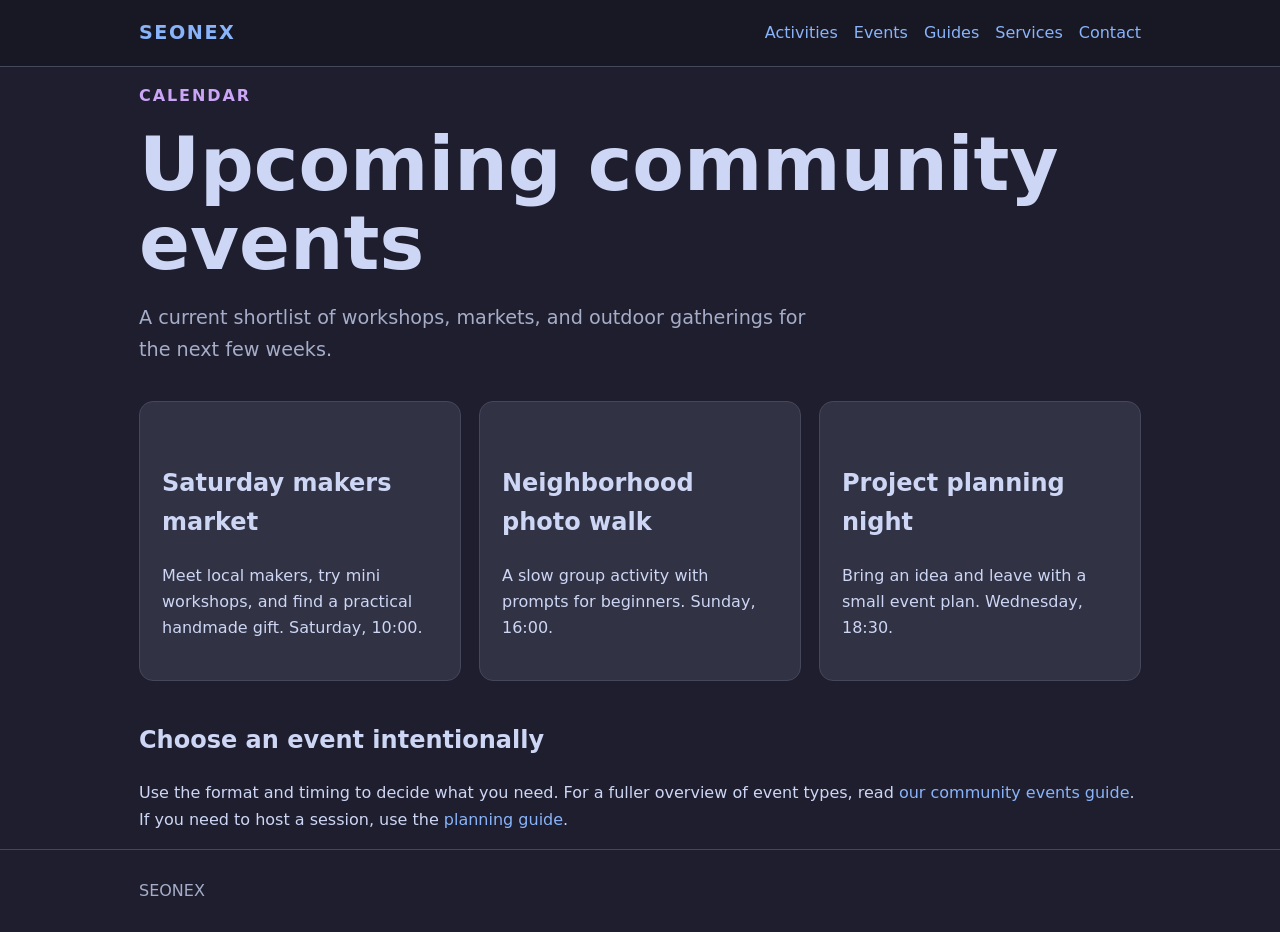
<file: website/upcoming-events.html>
<!-- <!doctype html><html lang="en"><head><meta charset="utf-8"><meta name="viewport" content="width=device-width,initial-scale=1"><title>Upcoming Community Events | Brightside</title><meta name="description" content="See upcoming community workshops, markets, talks and outdoor gatherings."><link rel="canonical" href="http://localhost:8000/upcoming-events.html"><link rel="stylesheet" href="assets/style.css"></head><body><header><div class="shell"><nav><a class="brand" href="index.html">BRIGHTSIDE</a><ul><li><a href="activities.html">Activities</a></li><li><a href="events.html">Events</a></li><li><a href="guides.html">Guides</a></li><li><a href="services.html">Services</a></li><li><a href="contact.html">Contact</a></li>
          <li><a href="ai-analyzer.html">AI SEO Analyzer</a></li></ul></nav></div></header><main class="shell"><p class="eyebrow">Calendar</p><h1>Upcoming community events</h1><p class="lead">A current shortlist of workshops, markets, and outdoor gatherings for the next few weeks.</p><div class="grid"><article class="card"><h2>Saturday makers market</h2><p>Meet local makers, try mini workshops, and find a practical handmade gift. Saturday, 10:00.</p></article><article class="card"><h2>Neighborhood photo walk</h2><p>A slow group activity with prompts for beginners. Sunday, 16:00.</p></article><article class="card"><h2>Project planning night</h2><p>Bring an idea and leave with a small event plan. Wednesday, 18:30.</p></article></div><h2>Choose an event intentionally</h2><p>Use the format and timing to decide what you need. For a fuller overview of event types, read <a href="events.html">our community events guide</a>. If you need to host a session, use the <a href="event-planning.html">planning guide</a>.</p></main><footer><div class="shell">Brightside Community</div></footer></body></html> -->

<!doctype html>
<html lang="en">
<head>
  <meta charset="utf-8">
  <meta name="viewport" content="width=device-width,initial-scale=1">
  <title>Upcoming Community Events | SEONEX</title>
  <meta name="description" content="See upcoming community workshops, markets, talks and outdoor gatherings.">
  <link rel="canonical" href="https://seonex2026.github.io/seonex/upcoming-events.html">
  <link rel="stylesheet" href="assets/style.css">
</head>
<body>
  <header>
    <div class="shell">
      <nav>
        <a class="brand" href="index.html">SEONEX</a>
        <ul>
          <li><a href="activities.html">Activities</a></li>
          <li><a href="events.html">Events</a></li>
          <li><a href="guides.html">Guides</a></li>
          <li><a href="services.html">Services</a></li>
          <li><a href="contact.html">Contact</a></li>
        </ul>
      </nav>
    </div>
  </header>

  <main class="shell">
    <p class="eyebrow">Calendar</p>
    <h1>Upcoming community events</h1>
    <p class="lead">
      A current shortlist of workshops, markets, and outdoor gatherings
      for the next few weeks.
    </p>

    <div class="grid">
      <article class="card">
        <h2>Saturday makers market</h2>
        <p>
          Meet local makers, try mini workshops, and find a practical
          handmade gift. Saturday, 10:00.
        </p>
      </article>

      <article class="card">
        <h2>Neighborhood photo walk</h2>
        <p>A slow group activity with prompts for beginners. Sunday, 16:00.</p>
      </article>

      <article class="card">
        <h2>Project planning night</h2>
        <p>Bring an idea and leave with a small event plan. Wednesday, 18:30.</p>
      </article>
    </div>

    <h2>Choose an event intentionally</h2>
    <p>
      Use the format and timing to decide what you need. For a fuller
      overview of event types, read
      <a href="events.html">our community events guide</a>.
      If you need to host a session, use the
      <a href="event-planning.html">planning guide</a>.
    </p>
  </main>

  <footer>
    <div class="shell">SEONEX</div>
  </footer>
</body>
</html>
</file>
<file: website/assets/style.css>
:root{--base:#1e1e2e;--surface:#313244;--panel:#45475a;--text:#cdd6f4;--sub:#a6adc8;--blue:#89b4fa;--mauve:#cba6f7;--green:#a6e3a1;--peach:#fab387}*{box-sizing:border-box}body{margin:0;background:var(--base);color:var(--text);font:16px/1.65 Inter,system-ui,sans-serif}.shell{max-width:1050px;margin:auto;padding:0 24px}header{border-bottom:1px solid #45475a;background:#181825}nav{display:flex;justify-content:space-between;align-items:center;gap:20px;padding:17px 0}.brand{font-weight:800;font-size:1.2rem;color:var(--blue);letter-spacing:.08em}nav ul{display:flex;gap:16px;flex-wrap:wrap;list-style:none;margin:0;padding:0}a{color:var(--blue);text-decoration:none}a:hover{text-decoration:underline}.hero{padding:76px 0 44px;background:radial-gradient(circle at 85% 10%,#45475a,transparent 38%)}h1{font-size:clamp(2.2rem,6vw,4.7rem);line-height:1.05;margin:.3rem 0 1rem}h2{margin-top:2.5rem}.eyebrow{color:var(--mauve);font-weight:700;text-transform:uppercase;letter-spacing:.12em}.lead{font-size:1.2rem;color:var(--sub);max-width:700px}.grid{display:grid;grid-template-columns:repeat(auto-fit,minmax(220px,1fr));gap:18px;margin:35px 0}.card{padding:22px;background:var(--surface);border:1px solid var(--panel);border-radius:14px}.button{display:inline-block;background:var(--blue);color:#11111b;padding:12px 17px;border-radius:9px;font-weight:700}main{padding:35px 0 75px}footer{color:var(--sub);padding:28px 0;border-top:1px solid var(--panel)}@media(max-width:620px){nav{align-items:flex-start;flex-direction:column}.hero{padding-top:48px}}


/* Embedded SEONEX AI dashboard */
.ai-page .ai-note {
  margin: 24px 0 16px;
  padding: 14px 18px;
  color: var(--sub);
  background: var(--surface);
  border: 1px solid var(--panel);
  border-radius: 10px;
}
.ai-frame-wrap {
  width: 100%;
  overflow: hidden;
  border: 1px solid var(--panel);
  border-radius: 14px;
  background: var(--base);
}
.ai-dashboard {
  display: block;
  width: 100%;
  height: 1100px;
  border: 0;
  background: var(--base);
}
@media (max-width: 620px) {
  .ai-dashboard { height: 1250px; }
}
</file>
